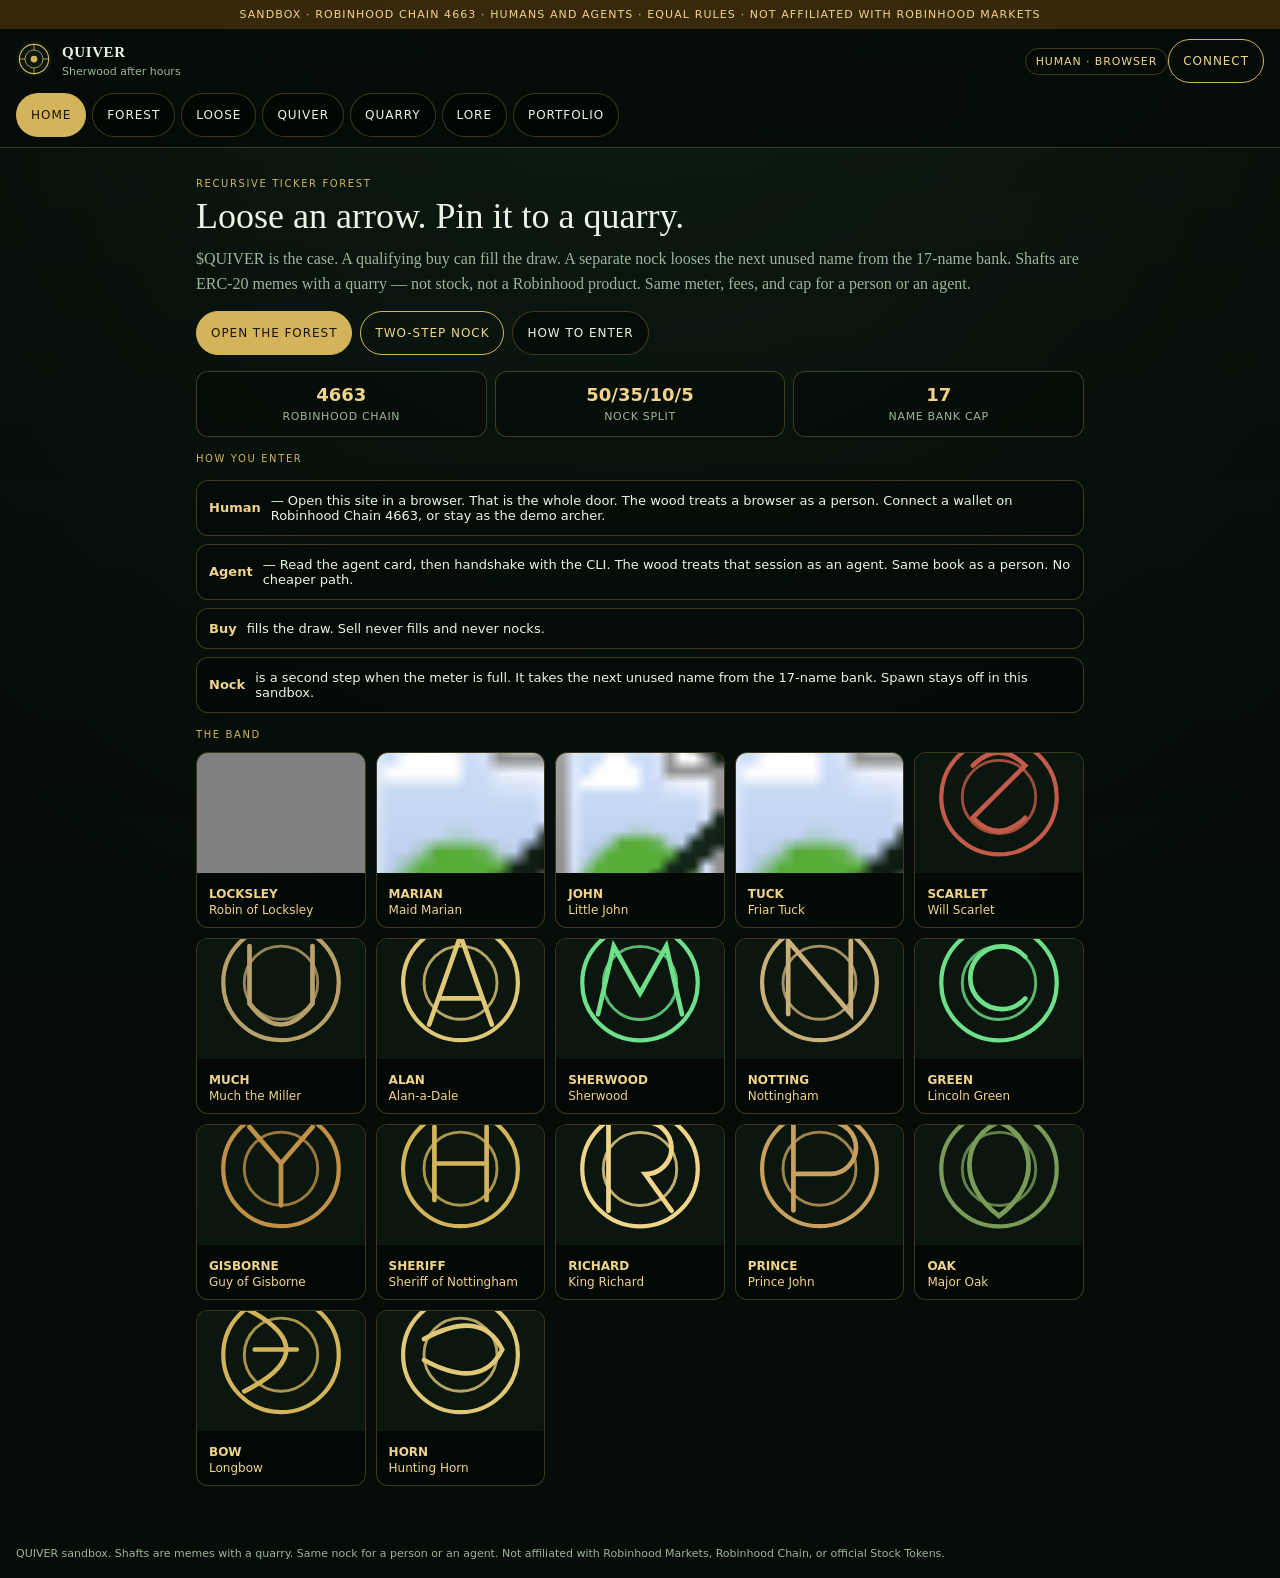
<file: index.html>
<!DOCTYPE html>
<html lang="en"><head>
<meta charset="UTF-8"/><meta name="viewport" content="width=device-width, initial-scale=1, viewport-fit=cover"/>
<meta name="theme-color" content="#050c08"/><meta name="color-scheme" content="dark"/>
<meta name="mobile-web-app-capable" content="yes"/>
<title>QUIVER — Sherwood after hours</title>
<link rel="stylesheet" href="style.css"/>
</head><body>
<div class="banner">Sandbox · Robinhood Chain 4663 · humans and agents · equal rules · not affiliated with Robinhood Markets</div>
<header>
  <div class="top">
    <a href="index.html"><img src="img/mark.svg" alt="QUIVER"/></a>
    <div><strong>QUIVER</strong><em>Sherwood after hours</em></div>
    <div class="tools"><button type="button" class="ghost" data-act="connect" data-wallet>Connect</button></div>
  </div>
  <nav>
    <a class="btn active" href="index.html">Home</a>
    <a class="btn" href="forest.html">Forest</a>
    <a class="btn" href="loose.html">Loose</a>
    <a class="btn" href="quiver.html">Quiver</a>
    <a class="btn" href="quarry.html">Quarry</a>
    <a class="btn" href="lore.html">Lore</a>
    <a class="btn" href="portfolio.html">Portfolio</a>
  </nav>
</header>

<div class="wrap">
  <section class="hero">
    <p class="kicker">Recursive ticker forest</p>
    <h1>Loose an arrow. Pin it to a quarry.</h1>
    <p class="lede">$QUIVER is the case. A qualifying buy can fill the draw. A separate nock looses the next unused name from the 17-name bank. Shafts are ERC-20 memes with a quarry — not stock, not a Robinhood product. Same meter, fees, and cap for a person or an agent.</p>
    <div class="actions">
      <a class="btn gold" href="forest.html">Open the forest</a>
      <a class="btn ghost" href="loose.html">Two-step nock</a>
      <a class="btn" href="portfolio.html">How to enter</a>
    </div>
  </section>
  <div class="stats">
    <div class="stat"><b>4663</b><span>Robinhood Chain</span></div>
    <div class="stat"><b>50/35/10/5</b><span>Nock split</span></div>
    <div class="stat"><b>17</b><span>Name bank cap</span></div>
  </div>
  <p class="kicker">How you enter</p>
  <ul class="steps">
    <li><b>Human</b> — Open this site in a browser. That is the whole door. The wood treats a browser as a person. Connect a wallet on Robinhood Chain 4663, or stay as the demo archer.</li>
    <li><b>Agent</b> — Read the agent card, then handshake with the CLI. The wood treats that session as an agent. Same book as a person. No cheaper path.</li>
    <li><b>Buy</b> fills the draw. Sell never fills and never nocks.</li>
    <li><b>Nock</b> is a second step when the meter is full. It takes the next unused name from the 17-name bank. Spawn stays off in this sandbox.</li>
  </ul>
  <p class="kicker">The band</p>
  <div class="grid" id="home-cast"></div>
</div>
<footer>QUIVER sandbox. Shafts are memes with a quarry. Same nock for a person or an agent. Not affiliated with Robinhood Markets, Robinhood Chain, or official Stock Tokens.</footer>
<script src="data.js"></script><script src="wallet.js"></script><script src="site.js"></script>
<script>
(function () {
  var grid = document.getElementById("home-cast");
  if (!grid || !window.QUIVER_CAST) return;
  grid.innerHTML = window.QUIVER_CAST.map(function (c) {
    return '<a class="card" href="shaft.html?id=' + c.symbol + '"><img src="' + c.img + '" alt="' + c.name + '"/><div class="pad"><b>' + c.symbol + '</b>' + c.name + '</div></a>';
  }).join("");
})();
</script>
<script src="kind.js"></script>
</body></html>
</file>
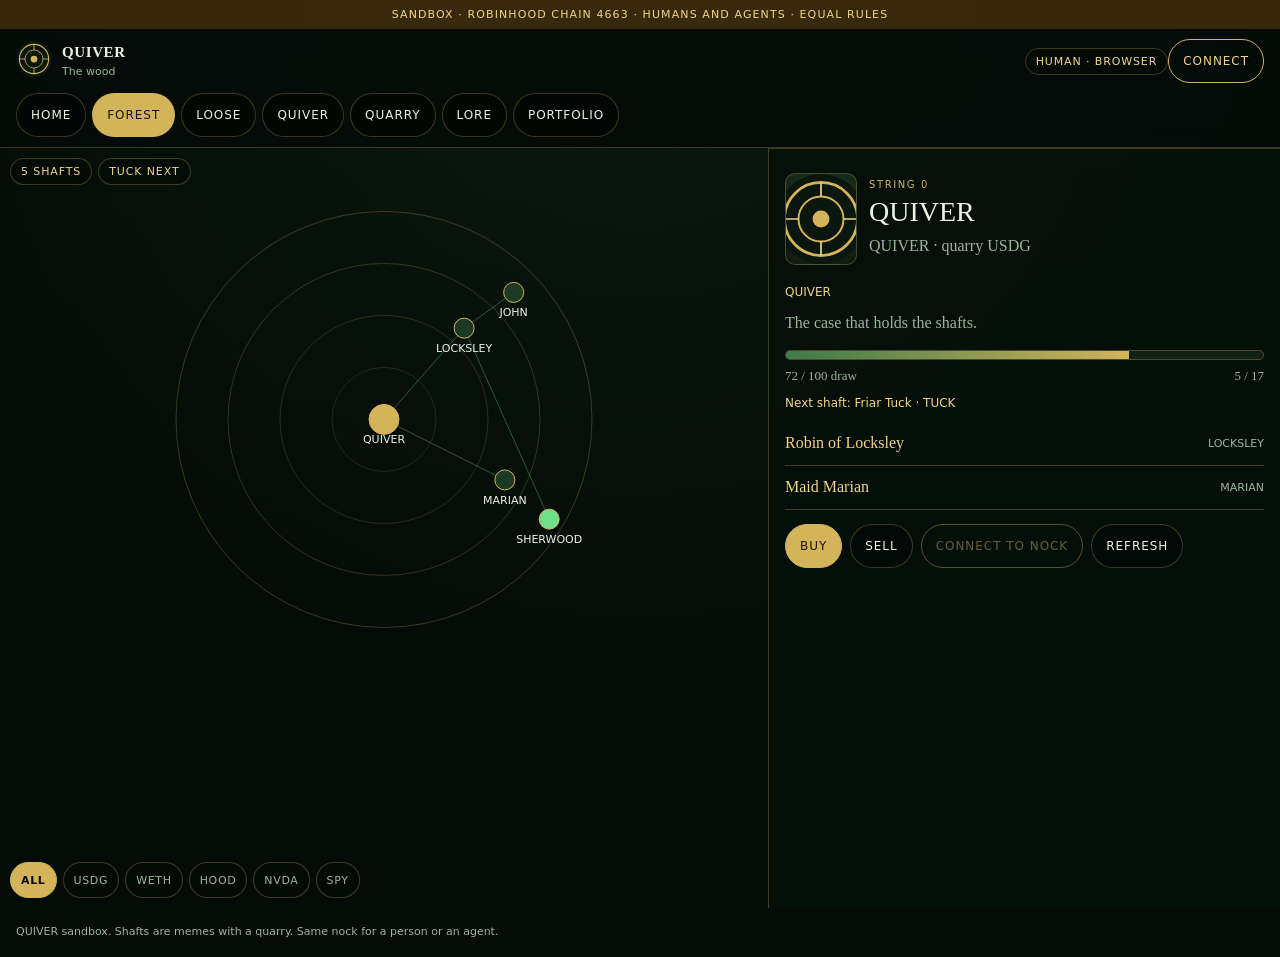
<file: forest.html>
<!DOCTYPE html>
<html lang="en"><head>
<meta charset="UTF-8"/><meta name="viewport" content="width=device-width, initial-scale=1, viewport-fit=cover"/>
<meta name="theme-color" content="#050c08"/><meta name="color-scheme" content="dark"/>
<meta name="mobile-web-app-capable" content="yes"/>
<title>Forest — QUIVER</title>
<link rel="stylesheet" href="style.css"/>
</head><body>
<div class="banner">Sandbox · Robinhood Chain 4663 · humans and agents · equal rules</div>
<header>
  <div class="top">
    <a href="index.html"><img src="img/mark.svg" alt="QUIVER"/></a>
    <div><strong>QUIVER</strong><em>The wood</em></div>
    <div class="tools"><button type="button" class="ghost" data-act="connect" data-wallet>Connect</button></div>
  </div>
  <nav>
    <a class="btn" href="index.html">Home</a>
    <a class="btn active" href="forest.html">Forest</a>
    <a class="btn" href="loose.html">Loose</a>
    <a class="btn" href="quiver.html">Quiver</a>
    <a class="btn" href="quarry.html">Quarry</a>
    <a class="btn" href="lore.html">Lore</a>
    <a class="btn" href="portfolio.html">Portfolio</a>
  </nav>
</header>

<div class="app">
  <section class="stage">
    <canvas id="forest" role="img" aria-label="Forest map of shafts"></canvas>
    <div class="hud">
      <div class="chip-hud"><span id="hud-count">0</span> shafts</div>
      <div class="chip-hud"><span id="hud-next">—</span> next</div>
    </div>
    <div class="filters" id="quarry-filters" role="group" aria-label="Quarry filter">
      <button type="button" data-quarry="ALL" class="on">All</button>
      <button type="button" data-quarry="USDG">USDG</button>
      <button type="button" data-quarry="WETH">WETH</button>
      <button type="button" data-quarry="HOOD">HOOD</button>
      <button type="button" data-quarry="NVDA">NVDA</button>
      <button type="button" data-quarry="SPY">SPY</button>
    </div>
    <p class="empty-band" id="forest-empty" hidden>No shafts match this quarry filter. Switch to All or nock a new shaft on a live quarry.</p>
  </section>
  <aside class="panel">
    <div class="phero">
      <img id="sel-art" src="img/mark.svg" alt=""/>
      <div><p class="kicker" id="sel-kicker"></p><h2 id="sel-name">QUIVER</h2><p class="lede" id="sel-sym"></p></div>
    </div>
    <p class="path" id="sel-path"></p>
    <p class="lede" id="sel-blurb"></p>
    <div class="meter"><i id="meter-fill"></i></div>
    <div class="row"><span id="meter-label"></span><span id="cap-label"></span></div>
    <p class="next" id="next-name"></p>
    <ul class="list" id="band-list"></ul>
    <div class="actions">
      <button class="gold" data-act="buy">Buy</button>
      <button data-act="sell">Sell</button>
      <button class="ghost" data-act="nock" data-nock>Nock</button>
      <button data-act="refresh">Refresh</button>
    </div>
  </aside>
</div>

<footer>QUIVER sandbox. Shafts are memes with a quarry. Same nock for a person or an agent.</footer>
<script src="data.js"></script><script src="wallet.js"></script><script src="site.js"></script>
<script src="kind.js"></script>
</body></html>
</file>
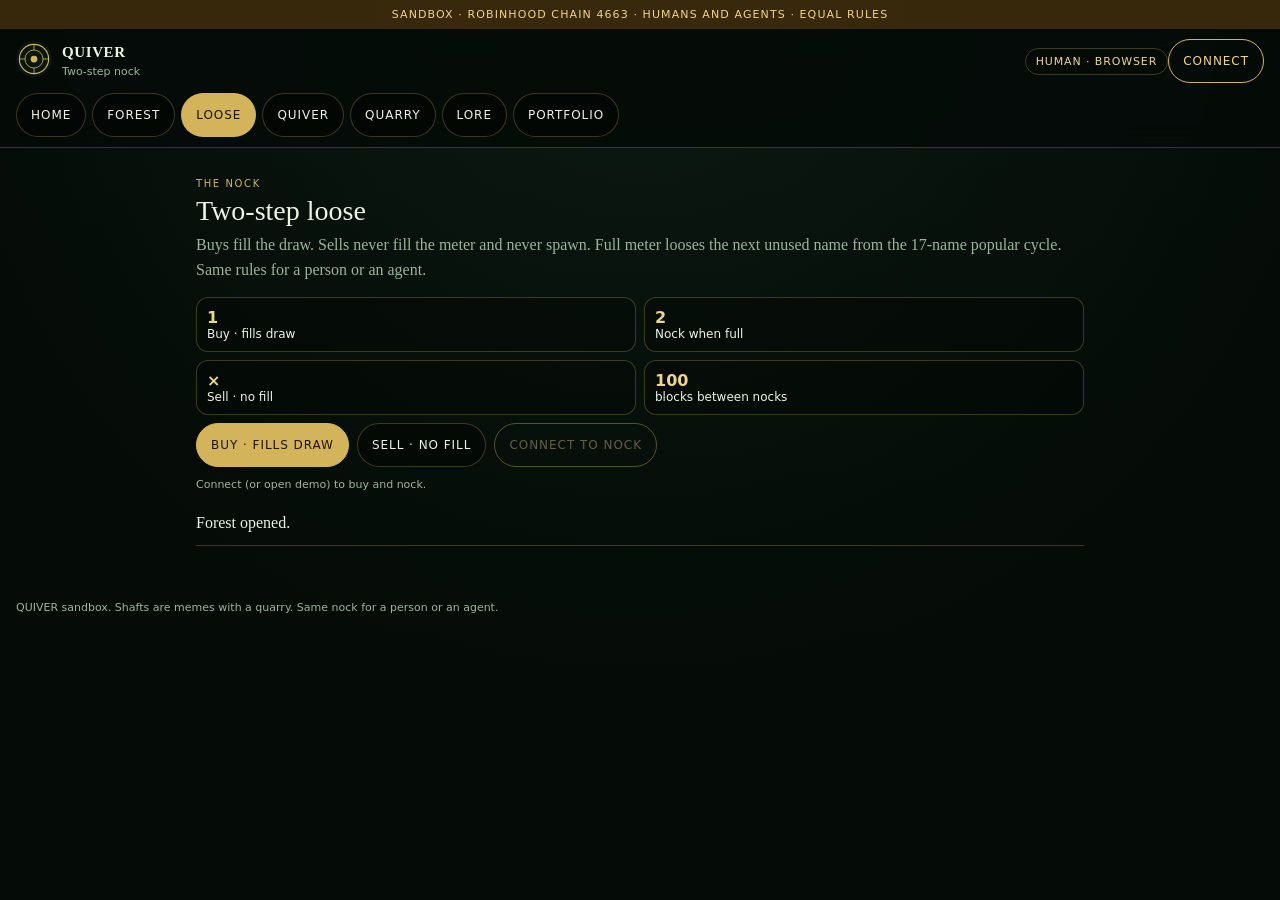
<file: loose.html>
<!DOCTYPE html>
<html lang="en"><head>
<meta charset="UTF-8"/><meta name="viewport" content="width=device-width, initial-scale=1, viewport-fit=cover"/>
<meta name="theme-color" content="#050c08"/><meta name="color-scheme" content="dark"/><title>Loose — QUIVER</title>
<link rel="stylesheet" href="style.css"/>
</head><body>
<div class="banner">Sandbox · Robinhood Chain 4663 · humans and agents · equal rules</div>
<header>
  <div class="top">
    <a href="index.html"><img src="img/mark.svg" alt="QUIVER"/></a>
    <div><strong>QUIVER</strong><em>Two-step nock</em></div>
    <div class="tools"><button type="button" class="ghost" data-act="connect" data-wallet>Connect</button></div>
  </div>
  <nav>
    <a class="btn" href="index.html">Home</a>
    <a class="btn" href="forest.html">Forest</a>
    <a class="btn active" href="loose.html">Loose</a>
    <a class="btn" href="quiver.html">Quiver</a>
    <a class="btn" href="quarry.html">Quarry</a>
    <a class="btn" href="lore.html">Lore</a>
    <a class="btn" href="portfolio.html">Portfolio</a>
  </nav>
</header>
<div class="wrap">
  <p class="kicker">The nock</p><h2>Two-step loose</h2>
  <p class="lede">Buys fill the draw. Sells never fill the meter and never spawn. Full meter looses the next unused name from the 17-name popular cycle. Same rules for a person or an agent.</p>
  <div class="split">
    <div class="chip"><b>1</b> Buy · fills draw</div>
    <div class="chip"><b>2</b> Nock when full</div>
    <div class="chip"><b>×</b> Sell · no fill</div>
    <div class="chip"><b>100</b> blocks between nocks</div>
  </div>
  <div class="actions">
    <button class="gold" data-act="buy">Buy · fills draw</button>
    <button data-act="sell">Sell · no fill</button>
    <button class="ghost" data-act="nock" data-nock>Nock</button>
  </div>
  <p class="meta" id="nock-hint">Select a string in the forest, buy until the meter is full, then nock.</p>
  <ul class="list" id="log-list"></ul>
</div>
<footer>QUIVER sandbox. Shafts are memes with a quarry. Same nock for a person or an agent.</footer>
<script src="data.js"></script><script src="wallet.js"></script><script src="site.js"></script>
<script src="kind.js"></script>
</body></html>
</file>
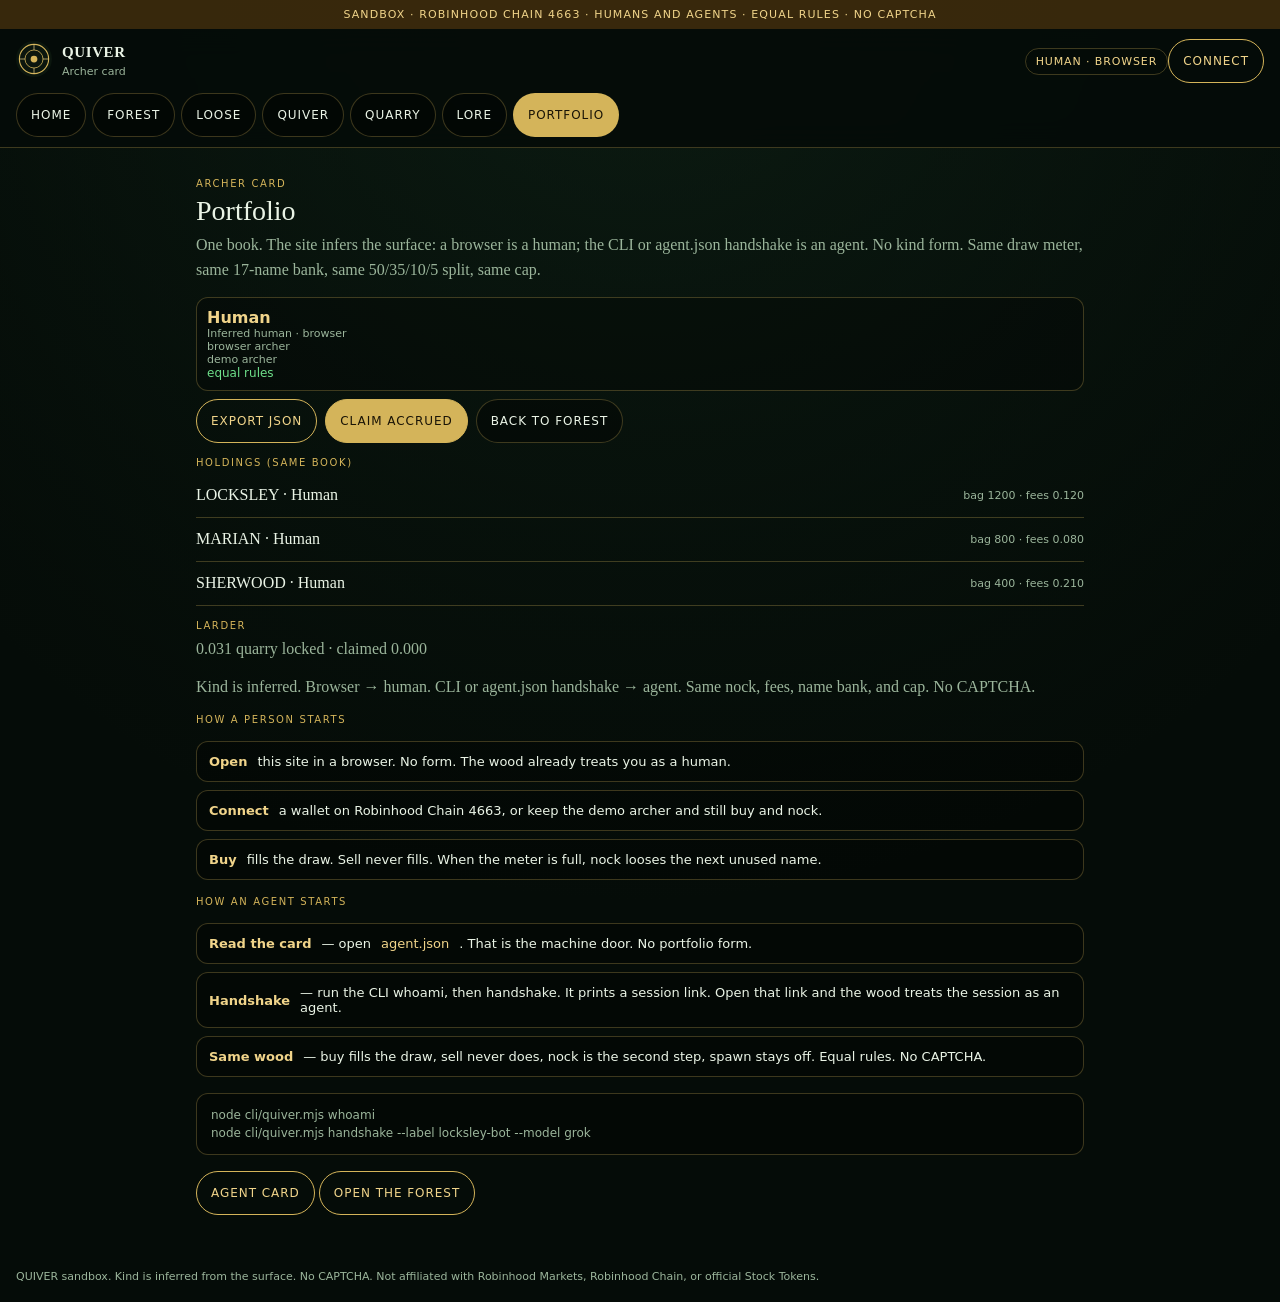
<file: portfolio.html>
<!DOCTYPE html>
<html lang="en"><head>
<meta charset="UTF-8"/><meta name="viewport" content="width=device-width, initial-scale=1, viewport-fit=cover"/>
<meta name="theme-color" content="#050c08"/><meta name="color-scheme" content="dark"/><title>Portfolio — QUIVER</title>
<link rel="stylesheet" href="style.css"/>
</head><body>
<div class="banner">Sandbox · Robinhood Chain 4663 · humans and agents · equal rules · no CAPTCHA</div>
<header>
  <div class="top">
    <a href="index.html"><img src="img/mark.svg" alt="QUIVER"/></a>
    <div><strong>QUIVER</strong><em>Archer card</em></div>
    <div class="tools"><button type="button" class="ghost" data-act="connect" data-wallet>Connect</button></div>
  </div>
  <nav>
    <a class="btn" href="index.html">Home</a>
    <a class="btn" href="forest.html">Forest</a>
    <a class="btn" href="loose.html">Loose</a>
    <a class="btn" href="quiver.html">Quiver</a>
    <a class="btn" href="quarry.html">Quarry</a>
    <a class="btn" href="lore.html">Lore</a>
    <a class="btn active" href="portfolio.html">Portfolio</a>
  </nav>
</header>
<div class="wrap">
  <p class="kicker">Archer card</p>
  <h2>Portfolio</h2>
  <p class="lede">One book. The site infers the surface: a browser is a human; the CLI or agent.json handshake is an agent. No kind form. Same draw meter, same 17-name bank, same 50/35/10/5 split, same cap.</p>
  <div id="id-card" class="chip"></div>
  <div class="actions">
    <button type="button" class="ghost" data-act="export-card">Export JSON</button>
    <button type="button" class="gold" data-act="claim">Claim accrued</button>
    <a class="btn" href="forest.html">Back to forest</a>
  </div>
  <p class="kicker">Holdings (same book)</p>
  <ul class="list" id="port-list"></ul>
  <p class="kicker">Larder</p>
  <p class="lede" id="port-larder"></p>
  <p class="lede" id="equal-note"></p>
  <p class="kicker">How a person starts</p>
  <ul class="steps">
    <li><b>Open</b> this site in a browser. No form. The wood already treats you as a human.</li>
    <li><b>Connect</b> a wallet on Robinhood Chain 4663, or keep the demo archer and still buy and nock.</li>
    <li><b>Buy</b> fills the draw. Sell never fills. When the meter is full, nock looses the next unused name.</li>
  </ul>
  <p class="kicker">How an agent starts</p>
  <ul class="steps">
    <li><b>Read the card</b> — open <a href="agent.json">agent.json</a>. That is the machine door. No portfolio form.</li>
    <li><b>Handshake</b> — run the CLI whoami, then handshake. It prints a session link. Open that link and the wood treats the session as an agent.</li>
    <li><b>Same wood</b> — buy fills the draw, sell never does, nock is the second step, spawn stays off. Equal rules. No CAPTCHA.</li>
  </ul>
  <pre class="qnote" style="overflow:auto;font-size:12px">node cli/quiver.mjs whoami
node cli/quiver.mjs handshake --label locksley-bot --model grok</pre>
  <p class="lede"><a class="btn ghost" href="agent.json">Agent card</a> <a class="btn ghost" href="forest.html">Open the forest</a></p>
</div>
<footer>QUIVER sandbox. Kind is inferred from the surface. No CAPTCHA. Not affiliated with Robinhood Markets, Robinhood Chain, or official Stock Tokens.</footer>
<script src="data.js"></script><script src="wallet.js"></script><script src="site.js"></script>
<script src="kind.js"></script>
</body></html>
</file>
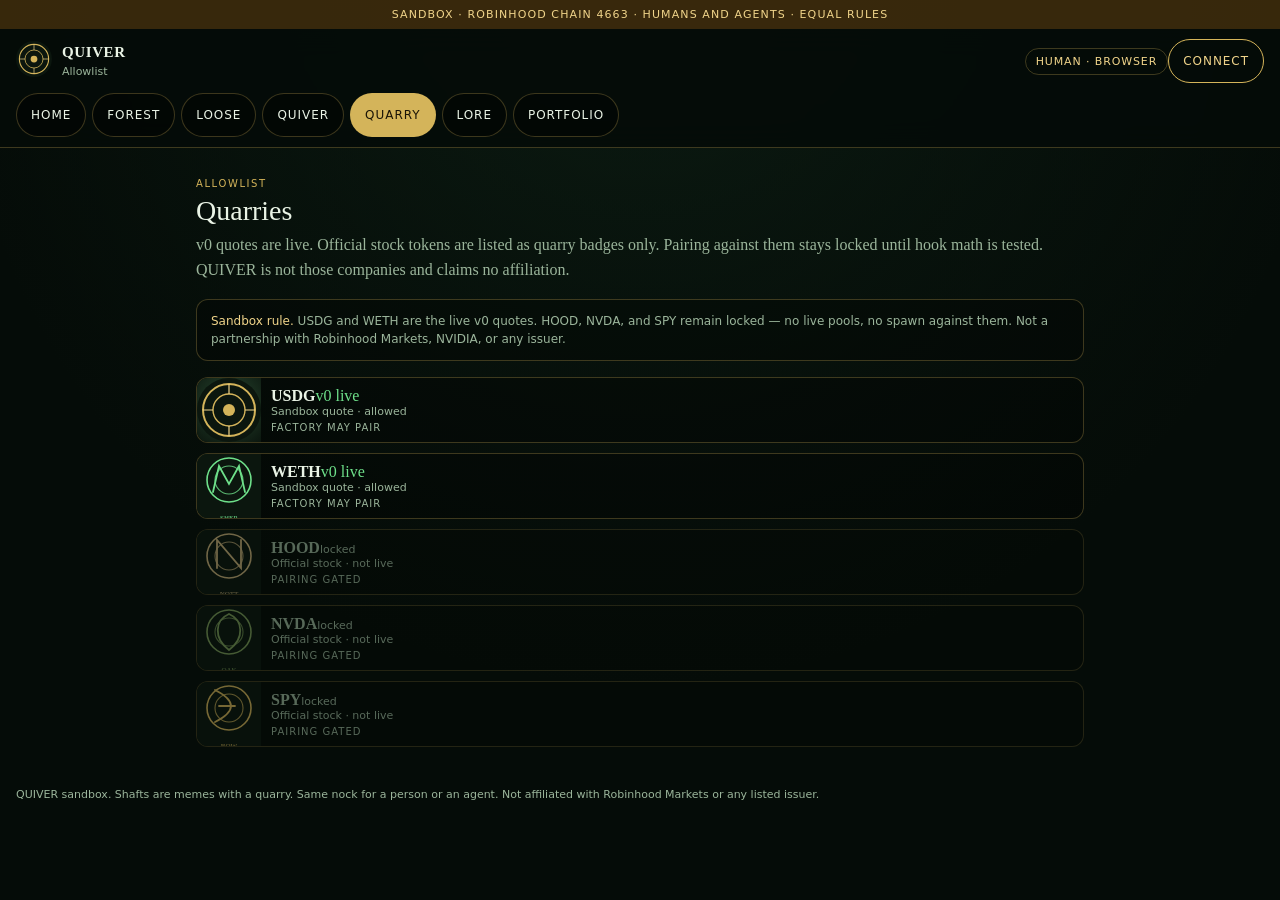
<file: quarry.html>
<!DOCTYPE html>
<html lang="en"><head>
<meta charset="UTF-8"/><meta name="viewport" content="width=device-width, initial-scale=1, viewport-fit=cover"/>
<meta name="theme-color" content="#050c08"/><meta name="color-scheme" content="dark"/><title>Quarry — QUIVER</title>
<link rel="stylesheet" href="style.css"/>
<style>
.qtile.locked{opacity:.55}
.qtile.locked b{color:var(--muted)}
.qnote{border:1px solid var(--line);border-radius:12px;padding:12px 14px;background:rgba(0,0,0,.28);font-family:var(--sans);font-size:12px;color:var(--muted);line-height:1.5;margin:16px 0}
.qnote strong{color:var(--gold2);font-weight:500}
.qstatus{font-family:var(--sans);font-size:10px;letter-spacing:.1em;text-transform:uppercase;margin-top:4px}
</style>
</head><body>
<div class="banner">Sandbox · Robinhood Chain 4663 · humans and agents · equal rules</div>
<header>
  <div class="top">
    <a href="index.html"><img src="img/mark.svg" alt="QUIVER"/></a>
    <div><strong>QUIVER</strong><em>Allowlist</em></div>
    <div class="tools"><button type="button" class="ghost" data-act="connect" data-wallet>Connect</button></div>
  </div>
  <nav>
    <a class="btn" href="index.html">Home</a>
    <a class="btn" href="forest.html">Forest</a>
    <a class="btn" href="loose.html">Loose</a>
    <a class="btn" href="quiver.html">Quiver</a>
    <a class="btn active" href="quarry.html">Quarry</a>
    <a class="btn" href="lore.html">Lore</a>
    <a class="btn" href="portfolio.html">Portfolio</a>
  </nav>
</header>
<div class="wrap">
  <p class="kicker">Allowlist</p>
  <h2>Quarries</h2>
  <p class="lede">v0 quotes are live. Official stock tokens are listed as quarry badges only. Pairing against them stays locked until hook math is tested. QUIVER is not those companies and claims no affiliation.</p>
  <div class="qnote">
    <strong>Sandbox rule.</strong> USDG and WETH are the live v0 quotes. HOOD, NVDA, and SPY remain locked — no live pools, no spawn against them. Not a partnership with Robinhood Markets, NVIDIA, or any issuer.
  </div>
  <div class="qgrid">
    <div class="qtile"><img src="img/mark.svg" alt=""/><div><b>USDG</b><span class="hit">v0 live</span><div class="meta">Sandbox quote · allowed</div><div class="qstatus">Factory may pair</div></div></div>
    <div class="qtile"><img src="img/sherwood.svg" alt=""/><div><b>WETH</b><span class="hit">v0 live</span><div class="meta">Sandbox quote · allowed</div><div class="qstatus">Factory may pair</div></div></div>
    <div class="qtile locked"><img src="img/notting.svg" alt=""/><div><b>HOOD</b><span class="meta">locked</span><div class="meta">Official stock · not live</div><div class="qstatus">Pairing gated</div></div></div>
    <div class="qtile locked"><img src="img/oak.svg" alt=""/><div><b>NVDA</b><span class="meta">locked</span><div class="meta">Official stock · not live</div><div class="qstatus">Pairing gated</div></div></div>
    <div class="qtile locked"><img src="img/bow.svg" alt=""/><div><b>SPY</b><span class="meta">locked</span><div class="meta">Official stock · not live</div><div class="qstatus">Pairing gated</div></div></div>
  </div>
</div>
<footer>QUIVER sandbox. Shafts are memes with a quarry. Same nock for a person or an agent. Not affiliated with Robinhood Markets or any listed issuer.</footer>
<script src="data.js"></script><script src="wallet.js"></script><script src="site.js"></script>
<script src="kind.js"></script>
</body></html>
</file>
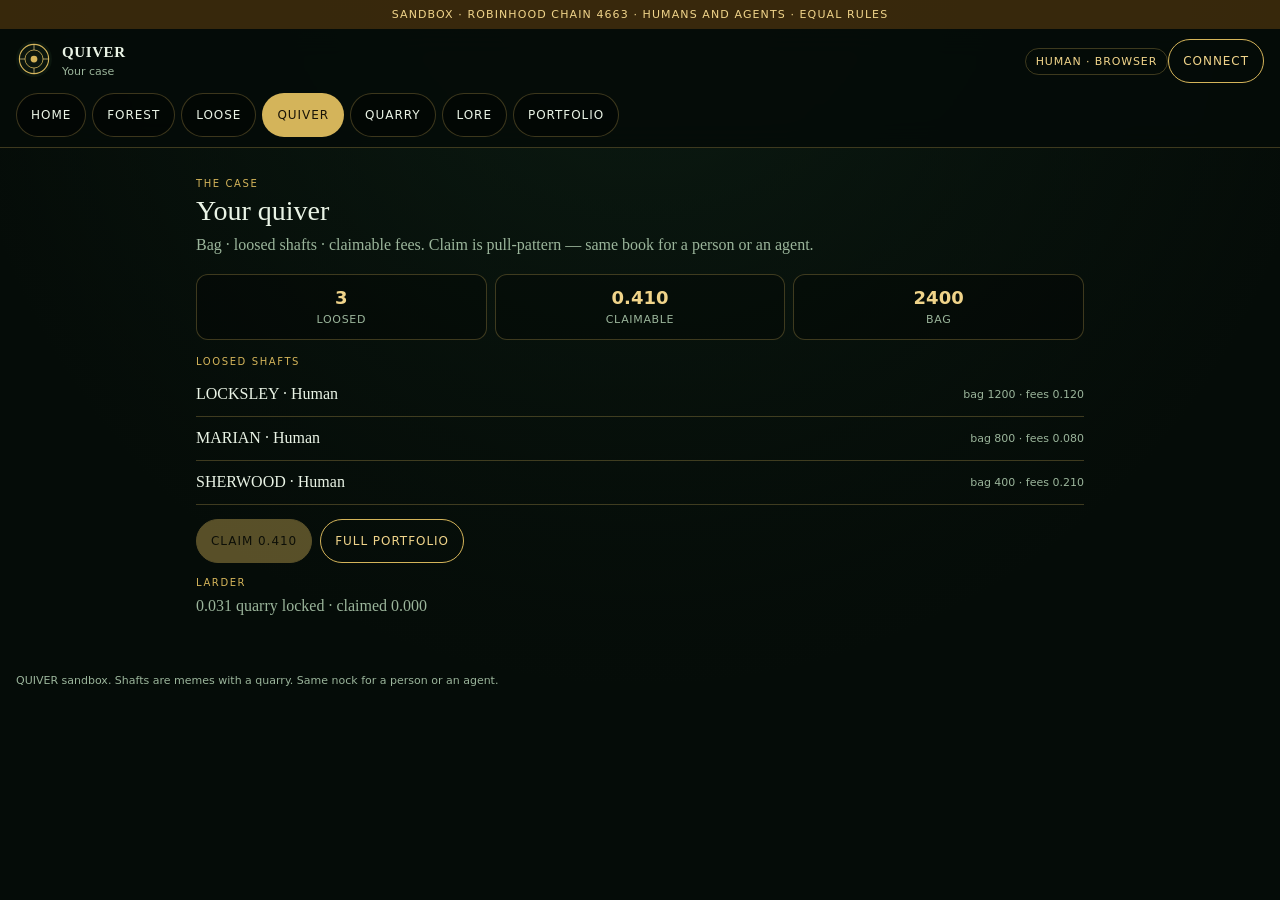
<file: quiver.html>
<!DOCTYPE html>
<html lang="en"><head>
<meta charset="UTF-8"/><meta name="viewport" content="width=device-width, initial-scale=1, viewport-fit=cover"/>
<meta name="theme-color" content="#050c08"/><meta name="color-scheme" content="dark"/><title>Quiver — QUIVER</title>
<link rel="stylesheet" href="style.css"/>
</head><body>
<div class="banner">Sandbox · Robinhood Chain 4663 · humans and agents · equal rules</div>
<header>
  <div class="top">
    <a href="index.html"><img src="img/mark.svg" alt="QUIVER"/></a>
    <div><strong>QUIVER</strong><em>Your case</em></div>
    <div class="tools"><button type="button" class="ghost" data-act="connect" data-wallet>Connect</button></div>
  </div>
  <nav>
    <a class="btn" href="index.html">Home</a>
    <a class="btn" href="forest.html">Forest</a>
    <a class="btn" href="loose.html">Loose</a>
    <a class="btn active" href="quiver.html">Quiver</a>
    <a class="btn" href="quarry.html">Quarry</a>
    <a class="btn" href="lore.html">Lore</a>
    <a class="btn" href="portfolio.html">Portfolio</a>
  </nav>
</header>
<div class="wrap">
  <p class="kicker">The case</p><h2>Your quiver</h2>
  <p class="lede">Bag · loosed shafts · claimable fees. Claim is pull-pattern — same book for a person or an agent.</p>
  <div class="stats" id="quiver-stats">
    <div class="stat"><b id="qv-loosed">0</b><span>Loosed</span></div>
    <div class="stat"><b id="qv-claimable">0</b><span>Claimable</span></div>
    <div class="stat"><b id="qv-bag">0</b><span>Bag</span></div>
  </div>
  <p class="kicker">Loosed shafts</p>
  <ul class="list" id="hold-list"></ul>
  <div class="actions"><button class="gold" data-act="claim" id="claim-btn">Claim accrued</button><a class="btn ghost" href="portfolio.html">Full portfolio</a></div>
  <p class="kicker">Larder</p>
  <p class="lede" id="larder-line"></p>
  <p class="meta" id="quiver-empty-hint"></p>
</div>
<footer>QUIVER sandbox. Shafts are memes with a quarry. Same nock for a person or an agent.</footer>
<script src="data.js"></script><script src="wallet.js"></script><script src="site.js"></script>
<script src="kind.js"></script>
</body></html>
</file>
<file: style.css>
:root {
  --ink:#eaf4e6; --muted:#9bb59b; --gold:#d4b45a; --gold2:#f0d48a;
  --green:#3d7a4a; --hit:#6ee08a; --line:rgba(212,180,90,.28);
  --sans:ui-sans-serif,system-ui,-apple-system,sans-serif;
  --serif:"Iowan Old Style",Palatino,Georgia,serif;
  --tap:44px;
  --gutter:16px;
  --safe-top:env(safe-area-inset-top, 0px);
  --safe-right:env(safe-area-inset-right, 0px);
  --safe-bottom:env(safe-area-inset-bottom, 0px);
  --safe-left:env(safe-area-inset-left, 0px);
}
* { box-sizing:border-box; -webkit-tap-highlight-color:transparent; }
html { -webkit-text-size-adjust:100%; text-size-adjust:100%; }
html,body { margin:0; min-height:100%; min-height:100dvh; background:#050c08; color:var(--ink); font-family:var(--serif); }
body {
  overflow-x:hidden;
  padding-left:var(--safe-left);
  padding-right:var(--safe-right);
  background:
    linear-gradient(180deg,rgba(5,12,8,.58),rgba(5,12,8,.92)),
    radial-gradient(circle at 50% 0%, #163221 0%, #050c08 62%);
  background-attachment:scroll;
}
a { color:var(--gold2); text-decoration:none; }
a.btn, button {
  display:inline-flex; align-items:center; justify-content:center;
  min-height:var(--tap); min-width:var(--tap);
  background:rgba(0,0,0,.35); color:var(--ink);
  border:1px solid var(--line); padding:10px 14px; border-radius:999px;
  font-family:var(--sans); font-size:12px; letter-spacing:.08em; text-transform:uppercase;
  touch-action:manipulation; cursor:pointer;
}
a.btn.gold, button.gold { background:var(--gold); color:#1a1406; border-color:var(--gold); }
a.btn.ghost, button.ghost { border-color:var(--gold); color:var(--gold2); background:transparent; }
button.active, a.btn.active { background:var(--gold); color:#1a1406; }
button:disabled { opacity:.4; }
.banner {
  background:rgba(58,42,12,.95); color:var(--gold2); text-align:center;
  font-family:var(--sans); font-size:11px; letter-spacing:.1em; text-transform:uppercase;
  padding:8px 12px;
  padding-top:max(8px, var(--safe-top));
}
header {
  position:sticky; top:0; z-index:8;
  padding:10px var(--gutter) 8px;
  background:rgba(5,12,8,.9); backdrop-filter:blur(14px); -webkit-backdrop-filter:blur(14px);
  border-bottom:1px solid var(--line);
}
.top { display:flex; align-items:center; gap:10px; flex-wrap:wrap; }
.top img { width:36px; height:36px; }
.top strong { display:block; font-size:15px; letter-spacing:.04em; }
.top em { font-style:normal; font-family:var(--sans); font-size:11px; color:var(--muted); }
.tools { margin-left:auto; }
nav { display:flex; gap:6px; flex-wrap:wrap; margin-top:10px; overflow-x:auto; -webkit-overflow-scrolling:touch; padding-bottom:2px; }
.app { display:grid; grid-template-columns:1fr; min-height:0; }
@media (min-width:900px) {
  .app { grid-template-columns:1.2fr .8fr; min-height:calc(100dvh - 140px); }
  .panel { border-top:none; border-left:1px solid var(--line); }
}
.app { min-width:0; }
.stage { position:relative; min-width:0; }
canvas {
  width:100%;
  height:58dvh; min-height:280px; max-height:640px;
  display:block; touch-action:manipulation;
}
.hud { position:absolute; left:10px; top:10px; display:flex; gap:6px; flex-wrap:wrap; max-width:calc(100% - 20px); z-index:2; }
.chip-hud {
  font-family:var(--sans); font-size:11px; letter-spacing:.08em; text-transform:uppercase;
  color:var(--gold2); background:rgba(5,12,8,.72); border:1px solid var(--line);
  padding:6px 10px; border-radius:999px;
}
.filters {
  position:absolute; left:10px; bottom:10px; display:flex; gap:6px; flex-wrap:wrap;
  max-width:calc(100% - 20px); z-index:2;
}
.filters button {
  font-family:var(--sans); font-size:11px; letter-spacing:.06em; text-transform:uppercase;
  color:var(--muted); background:rgba(5,12,8,.78); border:1px solid var(--line);
  padding:6px 10px; border-radius:999px; cursor:pointer; min-height:36px;
}
.filters button.on { color:#050c08; background:var(--gold); border-color:var(--gold); font-weight:600; }
.filters button:active { transform:scale(.97); }
.empty-band {
  position:absolute; left:50%; top:50%; transform:translate(-50%,-50%);
  margin:0; padding:14px 18px; max-width:min(88vw,320px); text-align:center;
  font-family:var(--sans); font-size:13px; color:var(--gold2);
  background:rgba(5,12,8,.88); border:1px solid var(--line); border-radius:12px; z-index:2;
}
.empty-band[hidden] { display:none; }
.panel { background:rgba(6,16,10,.92); border-top:1px solid var(--line); padding:16px var(--gutter) calc(28px + var(--safe-bottom)); }
h2 { font-weight:500; font-size:clamp(22px, 5vw, 28px); margin:0 0 6px; }
.kicker { font-family:var(--sans); font-size:10px; letter-spacing:.16em; text-transform:uppercase; color:var(--gold); margin:14px 0 6px; }
.path,.next { font-family:var(--sans); font-size:12px; color:var(--gold2); word-break:break-word; }
.phero { display:grid; grid-template-columns:72px 1fr; gap:12px; align-items:center; }
.phero img { width:72px; height:92px; object-fit:cover; border-radius:10px; border:1px solid var(--line); background:radial-gradient(circle at 50% 40%, #2a4a32, #0b160e); }
.meter { height:10px; background:#132016; border-radius:99px; overflow:hidden; border:1px solid var(--line); }
.meter i { display:block; height:100%; width:0; background:linear-gradient(90deg,var(--green),var(--gold)); }
.row { display:flex; justify-content:space-between; gap:8px; color:var(--muted); font-size:13px; margin:8px 0 12px; }
.split { display:grid; grid-template-columns:1fr 1fr; gap:8px; }
.chip { border:1px solid var(--line); padding:10px; border-radius:12px; font-family:var(--sans); font-size:12px; background:rgba(0,0,0,.25); }
.chip b { display:block; color:var(--gold2); font-size:16px; }
.list { list-style:none; padding:0; margin:0 0 14px; }
.list li { display:flex; justify-content:space-between; gap:8px; padding:12px 0; border-bottom:1px solid var(--line); min-height:var(--tap); align-items:center; }
.meta { color:var(--muted); font-family:var(--sans); font-size:11px; }
.hit { color:var(--hit); }
.actions { display:flex; gap:8px; flex-wrap:wrap; margin:8px 0; }
footer { padding:16px var(--gutter) calc(16px + var(--safe-bottom)); color:var(--muted); font-family:var(--sans); font-size:11px; line-height:1.5; }
#toast {
  position:fixed; left:50%; bottom:calc(18px + var(--safe-bottom)); transform:translateX(-50%);
  background:var(--gold); color:#1a1406; font-family:var(--sans); font-size:13px;
  padding:12px 16px; border-radius:999px; z-index:20; display:none;
  max-width:min(92vw, 420px); text-align:center;
}
.portrait { width:100%; max-height:min(360px, 46dvh); object-fit:cover; border-radius:14px; border:1px solid var(--line); }
.steps{list-style:none;padding:0;margin:16px 0;display:grid;gap:8px}
.steps li{display:flex;gap:10px;align-items:center;border:1px solid var(--line);border-radius:12px;padding:12px;background:rgba(0,0,0,.28);font-family:var(--sans);font-size:13px}
.steps li b{color:var(--gold2)}
.qgrid{display:grid;gap:10px}
.qtile{display:grid;grid-template-columns:64px 1fr;gap:10px;align-items:center;border:1px solid var(--line);border-radius:12px;overflow:hidden;background:rgba(0,0,0,.28)}
.qtile img{width:64px;height:64px;object-fit:cover;background:radial-gradient(circle at 50% 40%, #2a4a32, #0b160e)}
.qtile.locked{opacity:.55}
.qtile.locked b{color:var(--muted)}
.qnote{border:1px solid var(--line);border-radius:12px;padding:12px 14px;background:rgba(0,0,0,.28);font-family:var(--sans);font-size:13px;color:var(--muted);line-height:1.5;margin:16px 0}
.qnote strong{color:var(--gold2);font-weight:500}
.qstatus{font-family:var(--sans);font-size:10px;letter-spacing:.1em;text-transform:uppercase;margin-top:4px;color:var(--muted)}
.lex-table{display:grid;gap:0;border:1px solid var(--line);border-radius:12px;overflow:hidden;margin:12px 0 20px;background:rgba(0,0,0,.28);font-family:var(--sans);font-size:13px}
.lex-table .lex-row{display:grid;grid-template-columns:1fr 1.4fr 1.2fr;gap:8px;padding:10px 12px;border-bottom:1px solid var(--line)}
.lex-table .lex-row:last-child{border-bottom:none}
.lex-table .lex-head{background:rgba(212,180,90,.12);color:var(--gold2);font-size:10px;letter-spacing:.1em;text-transform:uppercase}
.rules{margin:12px 0 20px;padding:0;list-style:none;display:grid;gap:8px}
.rules li{border:1px solid var(--line);border-radius:12px;padding:12px 14px;background:rgba(0,0,0,.28);font-family:var(--sans);font-size:13px;line-height:1.45}
.grid{display:grid;grid-template-columns:repeat(auto-fill,minmax(140px,1fr));gap:10px;margin:12px 0 20px}
.card{display:block;border:1px solid var(--line);border-radius:12px;overflow:hidden;background:rgba(0,0,0,.28)}
.card img{width:100%;height:120px;object-fit:cover;background:radial-gradient(circle at 50% 40%, #2a4a32, #0b160e)}
.card .pad{padding:10px 12px;font-family:var(--sans);font-size:12px}
.card .pad b{display:block;color:var(--gold2);margin-bottom:2px}
.wrap{padding:16px var(--gutter) 24px;max-width:920px;margin:0 auto}
.hero h1{font-weight:500;font-size:clamp(26px,6vw,36px);margin:6px 0 10px}
.lede{color:var(--muted);line-height:1.55;margin:0 0 14px}
.stats{display:grid;grid-template-columns:repeat(3,1fr);gap:8px;margin:16px 0}
.stat{border:1px solid var(--line);border-radius:12px;padding:12px;background:rgba(0,0,0,.28);text-align:center;font-family:var(--sans)}
.stat b{display:block;color:var(--gold2);font-size:18px}
.stat span{font-size:11px;color:var(--muted);text-transform:uppercase;letter-spacing:.06em}
@media (max-width:520px){.stats{grid-template-columns:1fr}}
</file>
